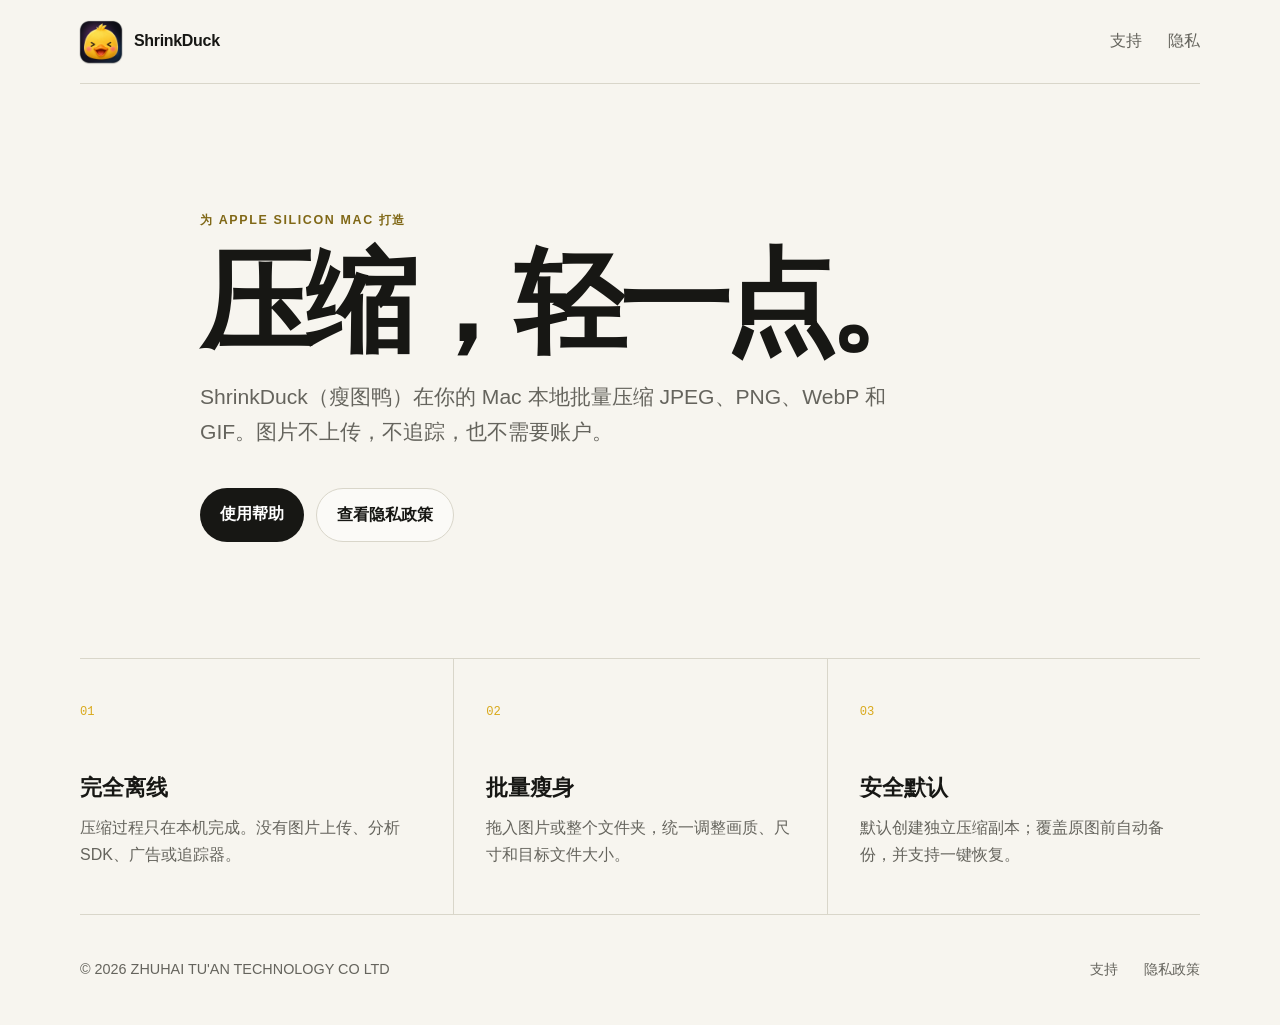
<file: index.html>
<!doctype html>
<html lang="zh-CN">
<head>
  <meta charset="utf-8">
  <meta name="viewport" content="width=device-width,initial-scale=1">
  <title>ShrinkDuck（瘦图鸭）</title>
  <meta name="description" content="在 Mac 本地批量压缩图片，不上传、不追踪。">
  <meta property="og:title" content="ShrinkDuck（瘦图鸭）">
  <meta property="og:description" content="在 Mac 本地批量压缩图片，不上传、不追踪。">
  <meta property="og:image" content="https://zzyjoinci-byte.github.io/shrinkduck-support/icon-dark.png">
  <link rel="icon" href="icon-dark.png">
  <link rel="stylesheet" href="styles.css?v=20261009">
</head>
<body>
  <nav class="nav shell" aria-label="主导航">
    <a class="brand" href="./"><img src="icon-dark.png" alt=""><span>ShrinkDuck</span></a>
    <div class="nav-links"><a href="support/">支持</a><a href="privacy/">隐私</a></div>
  </nav>
  <main>
    <section class="hero shell">
      <div class="eyebrow">为 Apple Silicon Mac 打造</div>
      <h1>压缩，轻一点。</h1>
      <p class="lead">ShrinkDuck（瘦图鸭）在你的 Mac 本地批量压缩 JPEG、PNG、WebP 和 GIF。图片不上传，不追踪，也不需要账户。</p>
      <div class="hero-actions"><a class="primary-button" href="support/">使用帮助</a><a class="secondary-button" href="privacy/">查看隐私政策</a></div>
    </section>
    <section class="features shell" aria-label="产品特点">
      <article><span class="feature-number">01</span><h2>完全离线</h2><p>压缩过程只在本机完成。没有图片上传、分析 SDK、广告或追踪器。</p></article>
      <article><span class="feature-number">02</span><h2>批量瘦身</h2><p>拖入图片或整个文件夹，统一调整画质、尺寸和目标文件大小。</p></article>
      <article><span class="feature-number">03</span><h2>安全默认</h2><p>默认创建独立压缩副本；覆盖原图前自动备份，并支持一键恢复。</p></article>
    </section>
  </main>
  <footer class="footer shell"><span>© 2026 ZHUHAI TU'AN TECHNOLOGY CO LTD</span><div><a href="support/">支持</a><a href="privacy/">隐私政策</a></div></footer>
</body>
</html>
</file>
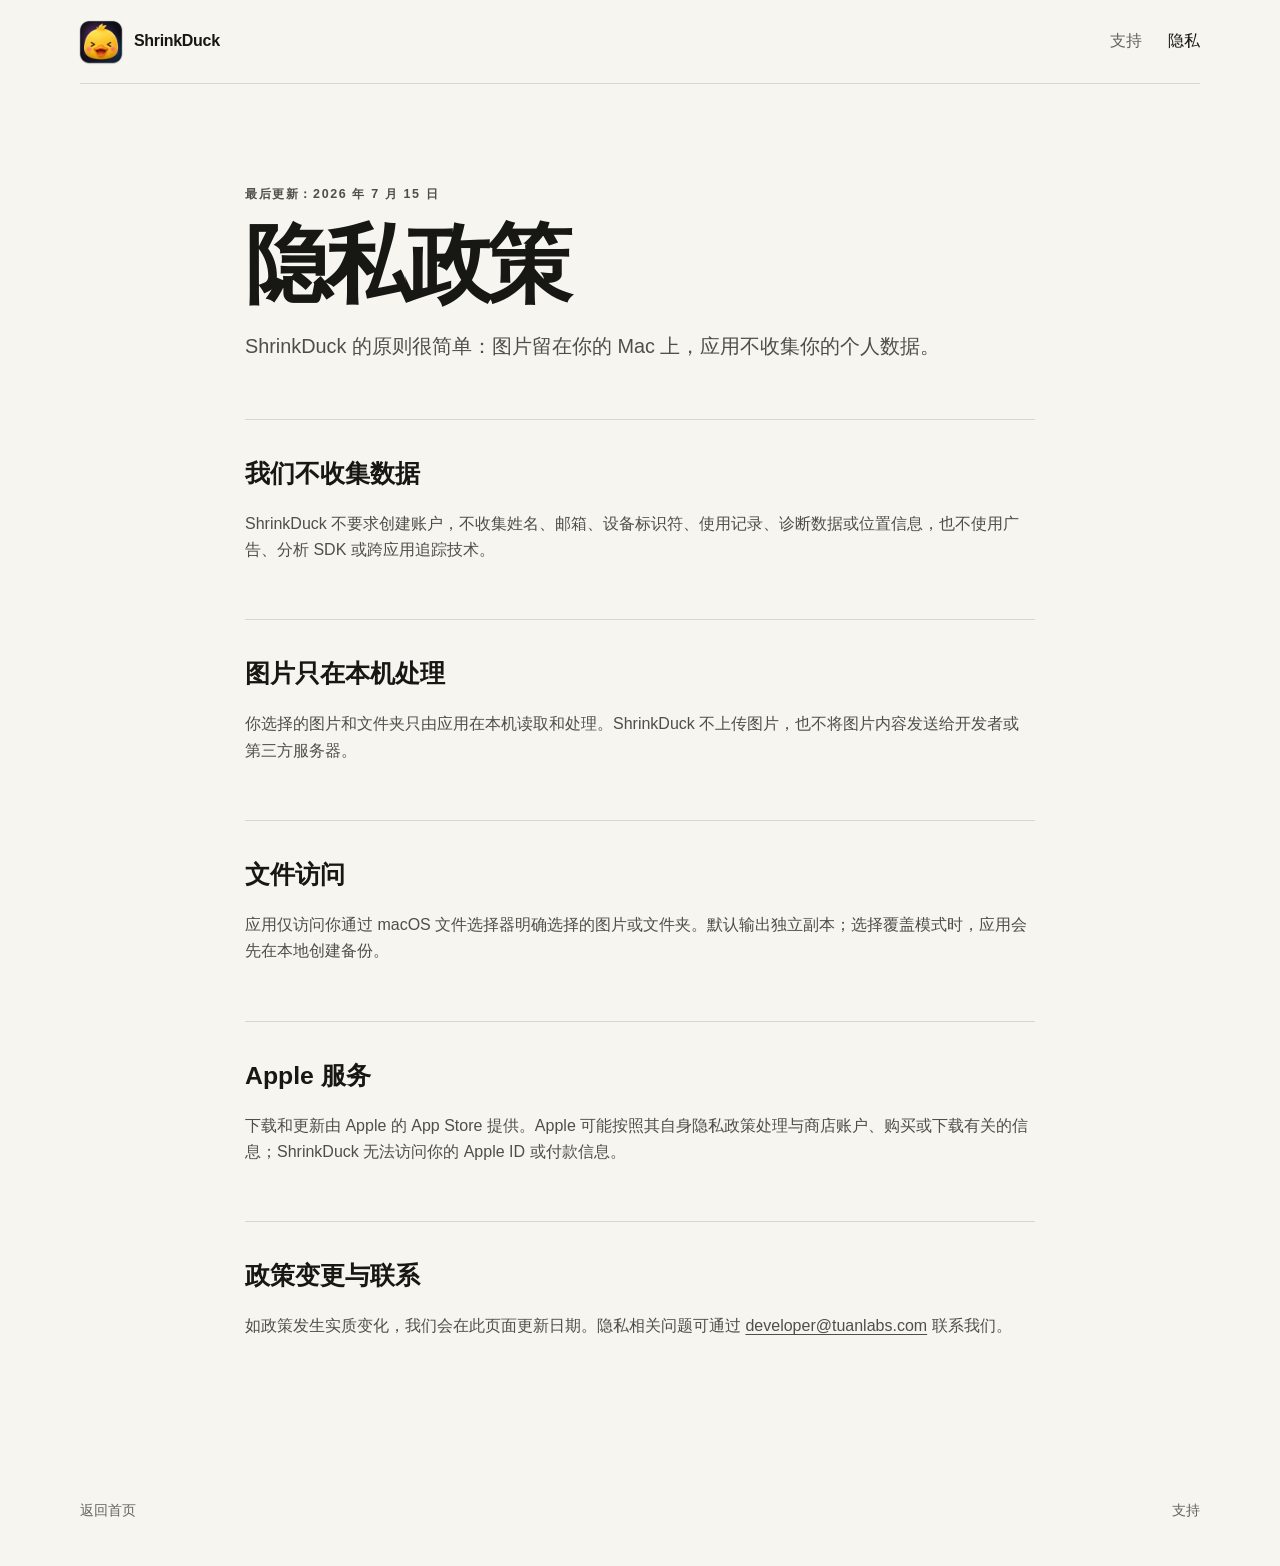
<file: privacy/index.html>
<!doctype html>
<html lang="zh-CN">
<head>
  <meta charset="utf-8">
  <meta name="viewport" content="width=device-width,initial-scale=1">
  <title>ShrinkDuck 隐私政策</title>
  <meta name="description" content="ShrinkDuck 的隐私政策与本地处理说明。">
  <link rel="icon" href="../icon-dark.png">
  <link rel="stylesheet" href="../styles.css?v=20261009">
</head>
<body>
  <nav class="nav shell" aria-label="主导航">
    <a class="brand" href="../"><img src="../icon-dark.png" alt=""><span>ShrinkDuck</span></a>
    <div class="nav-links"><a href="../support/">支持</a><a aria-current="page" href="./">隐私</a></div>
  </nav>
  <main><article class="document shell">
    <p class="eyebrow">最后更新：2026 年 7 月 15 日</p>
    <h1>隐私政策</h1>
    <p class="document-intro">ShrinkDuck 的原则很简单：图片留在你的 Mac 上，应用不收集你的个人数据。</p>
    <section><h2>我们不收集数据</h2><p>ShrinkDuck 不要求创建账户，不收集姓名、邮箱、设备标识符、使用记录、诊断数据或位置信息，也不使用广告、分析 SDK 或跨应用追踪技术。</p></section>
    <section><h2>图片只在本机处理</h2><p>你选择的图片和文件夹只由应用在本机读取和处理。ShrinkDuck 不上传图片，也不将图片内容发送给开发者或第三方服务器。</p></section>
    <section><h2>文件访问</h2><p>应用仅访问你通过 macOS 文件选择器明确选择的图片或文件夹。默认输出独立副本；选择覆盖模式时，应用会先在本地创建备份。</p></section>
    <section><h2>Apple 服务</h2><p>下载和更新由 Apple 的 App Store 提供。Apple 可能按照其自身隐私政策处理与商店账户、购买或下载有关的信息；ShrinkDuck 无法访问你的 Apple ID 或付款信息。</p></section>
    <section><h2>政策变更与联系</h2><p>如政策发生实质变化，我们会在此页面更新日期。隐私相关问题可通过 <a href="mailto:developer@tuanlabs.com">developer@tuanlabs.com</a> 联系我们。</p></section>
  </article></main>
  <footer class="footer shell"><a href="../">返回首页</a><a href="../support/">支持</a></footer>
</body>
</html>
</file>
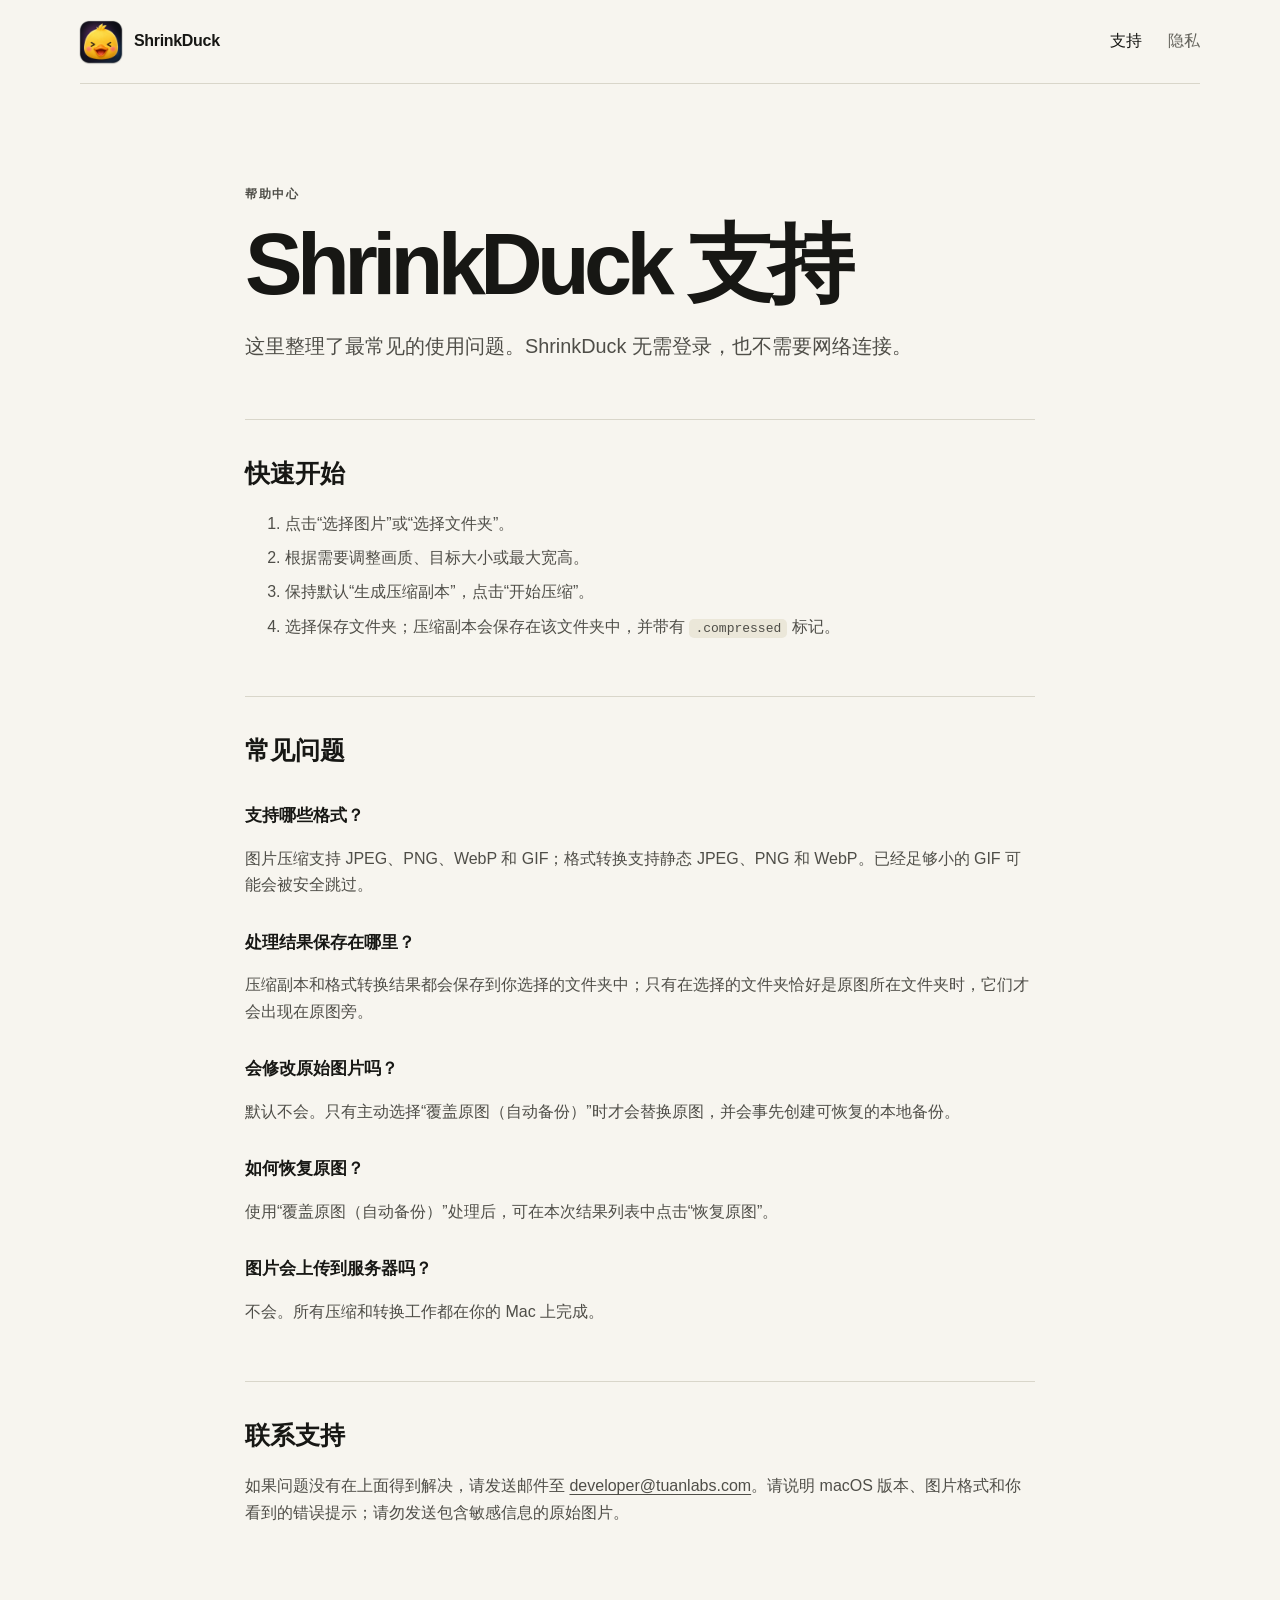
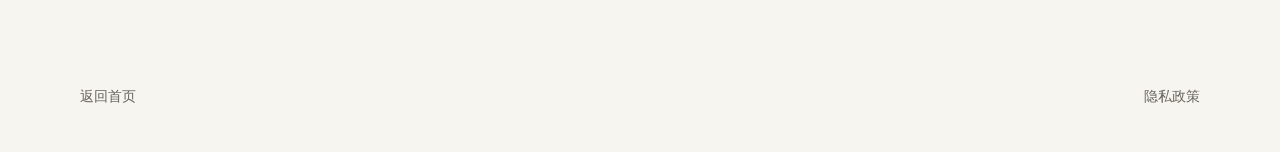
<file: support/index.html>
<!doctype html>
<html lang="zh-CN">
<head>
  <meta charset="utf-8">
  <meta name="viewport" content="width=device-width,initial-scale=1">
  <title>ShrinkDuck 支持</title>
  <meta name="description" content="ShrinkDuck 使用帮助、常见问题与支持信息。">
  <link rel="icon" href="../icon-dark.png">
  <link rel="stylesheet" href="../styles.css?v=20261009">
</head>
<body>
  <nav class="nav shell" aria-label="主导航">
    <a class="brand" href="../"><img src="../icon-dark.png" alt=""><span>ShrinkDuck</span></a>
    <div class="nav-links"><a aria-current="page" href="./">支持</a><a href="../privacy/">隐私</a></div>
  </nav>
  <main><article class="document shell">
    <p class="eyebrow">帮助中心</p>
    <h1>ShrinkDuck 支持</h1>
    <p class="document-intro">这里整理了最常见的使用问题。ShrinkDuck 无需登录，也不需要网络连接。</p>
    <section><h2>快速开始</h2><ol><li>点击“选择图片”或“选择文件夹”。</li><li>根据需要调整画质、目标大小或最大宽高。</li><li>保持默认“生成压缩副本”，点击“开始压缩”。</li><li>选择保存文件夹；压缩副本会保存在该文件夹中，并带有 <code>.compressed</code> 标记。</li></ol></section>
    <section><h2>常见问题</h2><div class="faq"><h3>支持哪些格式？</h3><p>图片压缩支持 JPEG、PNG、WebP 和 GIF；格式转换支持静态 JPEG、PNG 和 WebP。已经足够小的 GIF 可能会被安全跳过。</p><h3>处理结果保存在哪里？</h3><p>压缩副本和格式转换结果都会保存到你选择的文件夹中；只有在选择的文件夹恰好是原图所在文件夹时，它们才会出现在原图旁。</p><h3>会修改原始图片吗？</h3><p>默认不会。只有主动选择“覆盖原图（自动备份）”时才会替换原图，并会事先创建可恢复的本地备份。</p><h3>如何恢复原图？</h3><p>使用“覆盖原图（自动备份）”处理后，可在本次结果列表中点击“恢复原图”。</p><h3>图片会上传到服务器吗？</h3><p>不会。所有压缩和转换工作都在你的 Mac 上完成。</p></div></section>
    <section><h2>联系支持</h2><p>如果问题没有在上面得到解决，请发送邮件至 <a href="mailto:developer@tuanlabs.com">developer@tuanlabs.com</a>。请说明 macOS 版本、图片格式和你看到的错误提示；请勿发送包含敏感信息的原始图片。</p></section>
  </article></main>
  <footer class="footer shell"><a href="../">返回首页</a><a href="../privacy/">隐私政策</a></footer>
</body>
</html>
</file>
<file: styles.css>
:root{--background:#f7f5ef;--foreground:#171714;--muted:#65645d;--line:#d9d6ca;--yellow-deep:#d9a91c}*{box-sizing:border-box}html{scroll-behavior:smooth}body{margin:0;background:var(--background);color:var(--foreground);font-family:-apple-system,BlinkMacSystemFont,"PingFang SC","Microsoft YaHei",sans-serif;line-height:1.65}a{color:inherit;text-decoration:none}.shell{width:min(1120px,calc(100% - 40px));margin-inline:auto}.nav{min-height:84px;display:flex;align-items:center;justify-content:space-between;border-bottom:1px solid var(--line)}.brand{display:flex;align-items:center;gap:12px;font-weight:760;letter-spacing:-.02em}.brand img{width:42px;height:42px;object-fit:contain;transform:scale(1.24)}.nav-links,.footer div{display:flex;gap:26px}.nav-links a,.footer a{color:var(--muted)}.nav-links a:hover,.footer a:hover,.nav-links a[aria-current="page"]{color:var(--foreground)}.hero{padding:126px 0 116px;max-width:880px}.eyebrow{color:#806817;font-size:.78rem;font-weight:750;letter-spacing:.13em;text-transform:uppercase}h1{margin:18px 0 24px;font-size:clamp(3.4rem,9vw,7rem);line-height:.96;letter-spacing:-.065em;font-weight:820}.lead{max-width:720px;margin:0;color:var(--muted);font-size:clamp(1.08rem,2vw,1.32rem)}.hero-actions{display:flex;flex-wrap:wrap;gap:12px;margin-top:38px}.primary-button,.secondary-button{padding:13px 20px;border-radius:999px;font-weight:720}.primary-button{background:var(--foreground);color:#fff}.secondary-button{border:1px solid var(--line);background:#ffffff7a}.features{display:grid;grid-template-columns:repeat(3,1fr);border-top:1px solid var(--line);border-bottom:1px solid var(--line)}.features article{padding:38px 32px 46px 0}.features article+article{border-left:1px solid var(--line);padding-left:32px}.feature-number{color:var(--yellow-deep);font-family:ui-monospace,monospace;font-size:.76rem}.features h2{margin:46px 0 10px;font-size:1.35rem}.features p{margin:0;color:var(--muted)}.document{max-width:790px;padding:88px 0 100px}.document h1{font-size:clamp(3rem,7vw,5.4rem)}.document-intro{color:var(--muted);font-size:1.24rem}.document section{margin-top:56px;padding-top:34px;border-top:1px solid var(--line)}.document h2{margin:0 0 14px;font-size:1.55rem}.document h3{margin:30px 0 4px;font-size:1.05rem}.document p,.document li{color:#4f4e48}.document li+li{margin-top:8px}.document code{background:#ebe7d9;border-radius:5px;padding:2px 6px}.document section a{text-decoration:underline;text-underline-offset:3px}.footer{min-height:110px;display:flex;align-items:center;justify-content:space-between;color:var(--muted);font-size:.9rem}.footer>a+.footer>a{margin-left:24px}@media(max-width:760px){.features{grid-template-columns:1fr}.features article{padding:28px 0}.features article+article{border-left:0;border-top:1px solid var(--line);padding-left:0}.features h2{margin-top:20px}.hero{padding:84px 0 76px}.footer{align-items:flex-start;gap:18px;flex-direction:column;justify-content:center}.nav-links{gap:16px}}
</file>
